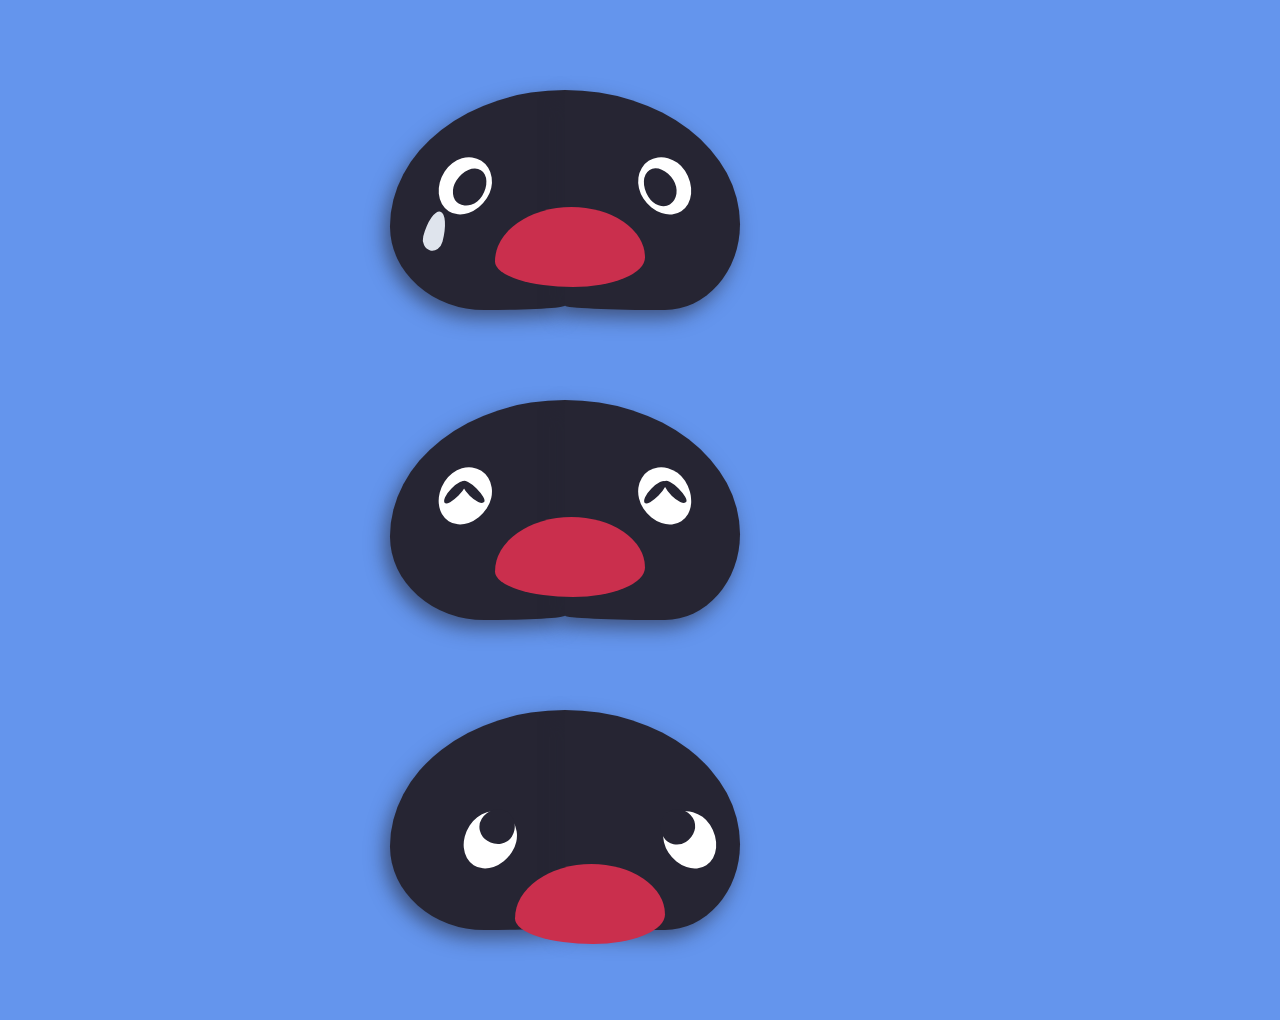
<file: 20220409_캐릭터 그리기/index.html>
<!DOCTYPE html>
<html lang="en">
<head>
    <meta charset="UTF-8">
    <meta http-equiv="X-UA-Compatible" content="IE=edge">
    <meta name="viewport" content="width=device-width, initial-scale=1.0">
    <link rel="stylesheet" href="style.css">
    <title>핑구 그리기</title>
</head>
<body>
    <!-- 우는 핑구 -->
    <div class="pingu">
        <div class="face left"></div>
        <div class="face right"></div>
        <div class="eye left"></div>
        <div class="tear"></div>
        <div class="eye_pupil left"></div>
        <div class="eye right"></div>
        <div class="eye_pupil right"></div>
        <div class="mouse"></div>
    </div>
    <!-- 웃는 핑구 -->
    <div class="pingu">
        <div class="face left"></div>
        <div class="face right"></div>
        <div class="eye left"></div>
        <div class="eye right"></div>
        <div class="eye_smile left_1"></div>
        <div class="eye_smile left_2"></div>
        <div class="eye_smile right_1"></div>
        <div class="eye_smile right_2"></div>
        <div class="mouse"></div>
    </div>
    <!-- 화난 핑구 -->
    <div class="pingu">
        <div class="face left"></div>
        <div class="face right"></div>
        <div class="eye left angry"></div>
        <div class="eye_pupil left angry"></div>
        <div class="eye right angry"></div>
        <div class="eye_pupil right angry"></div>
        <div class="mouse angry"></div>
    </div>
</body>
</html>
</file>
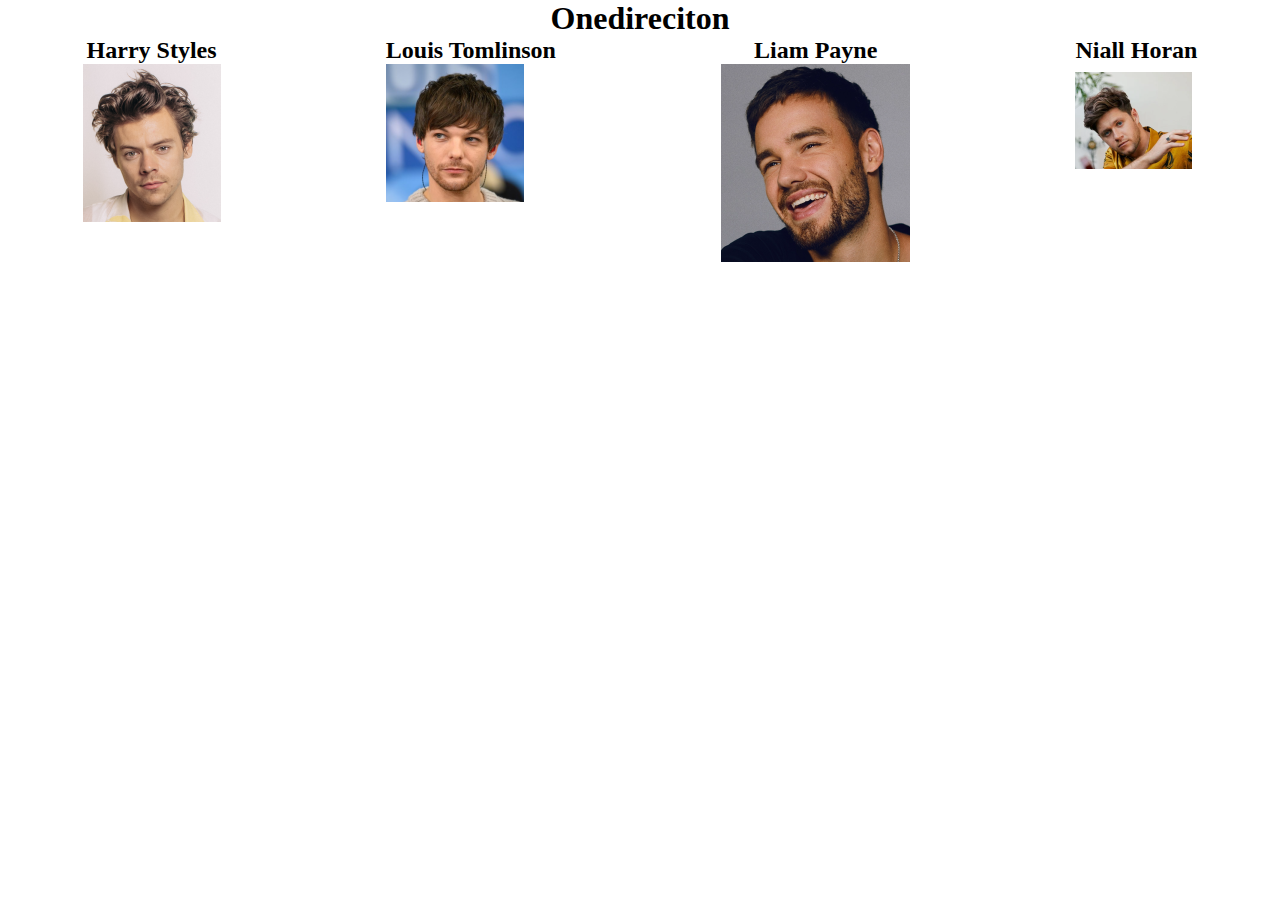
<file: 20220418~20220422/img_sprite/index.html>
<!DOCTYPE html>
<html lang="en">
<head>
    <meta charset="UTF-8">
    <meta http-equiv="X-UA-Compatible" content="IE=edge">
    <meta name="viewport" content="width=device-width, initial-scale=1.0">
    <link rel="stylesheet" href="style.css">
    <title>Onedireciton</title>
</head>
<body>
    <h1>Onedireciton</h1>
    <div class="member">
        <div class="harry">
            <h2>
                Harry Styles 
            </h2>
        </div>
        <div class="louis">
            <h2>
                Louis Tomlinson
            </h2>
        </div>
        <div class="liam">
            <h2>
                Liam Payne
            </h2>
        </div>
        <div class="niall">
            <h2>
                Niall Horan 
            </h2>
        </div>
    </div>
</body>
</html>
</file>
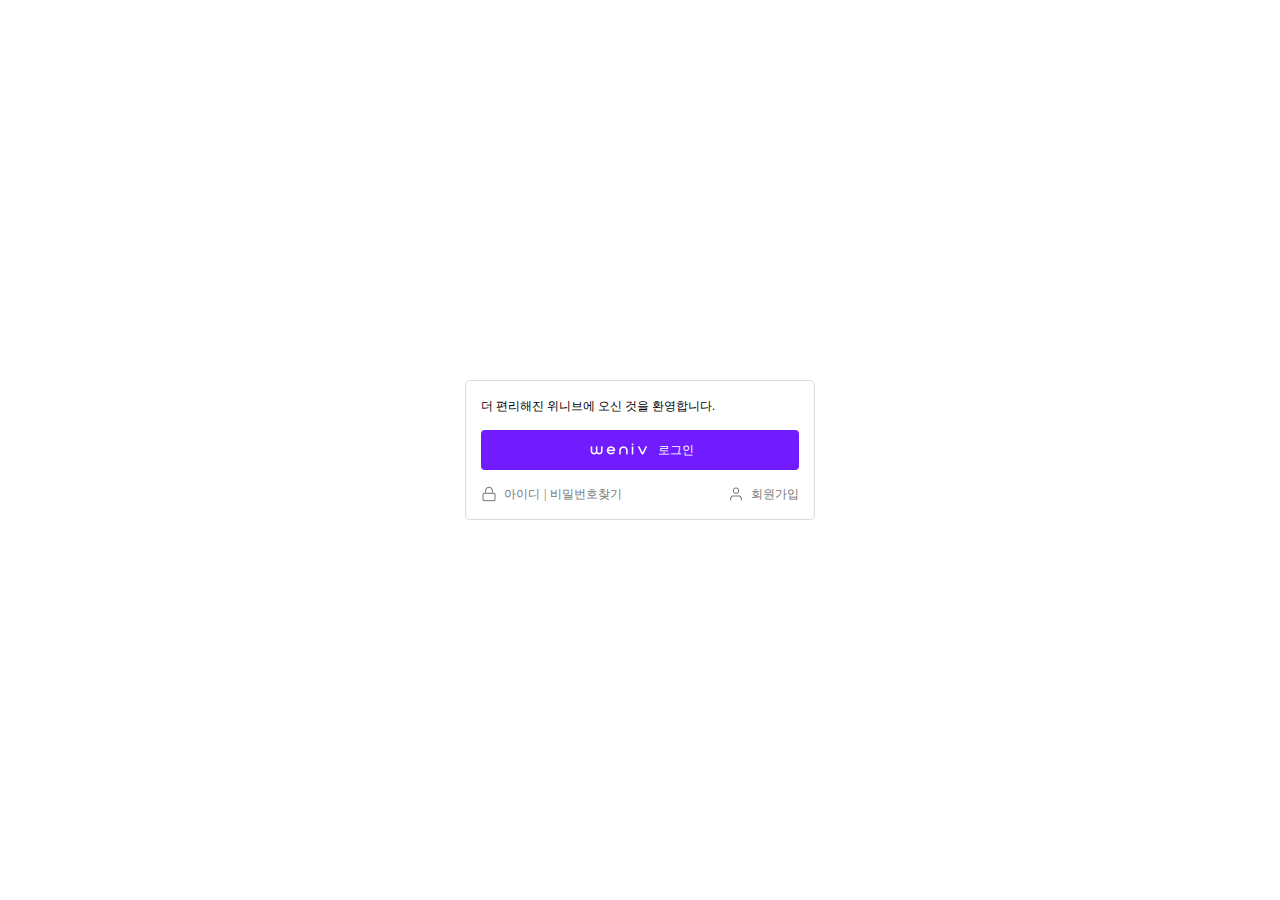
<file: 20220418~20220422/login-1/index.html>
<!DOCTYPE html>
<html lang="en">
<head>
    <meta charset="UTF-8">
    <meta http-equiv="X-UA-Compatible" content="IE=edge">
    <meta name="viewport" content="width=device-width, initial-scale=1.0">
    <link href='https://spoqa.github.io/spoqa-han-sans/css/SpoqaHanSansNeo.css' rel='stylesheet' type='text/css'>
    <link rel="stylesheet" href="style.css">
    <title>Weniv login -1</title>
</head>
<body>
    <article class="login_content">
        <h1 class="login_title">
            더 편리해진 위니브에 오신 것을 환영합니다.
        </h1>
        <a href="#" class="login_link">
            <img src="./img/wenive-logo.png" alt="">
            로그인
        </a>
        <div class="login_contact-left">
            <img src="./img/icon_lock.png" alt="">
            <a href="#">아이디</a>
            <a href="#">비밀번호찾기</a>
        </div>
        <div class="login_contact-right">
            <img src="./img/icon_user.png" alt="">
            <a href="#">회원가입</a>
        </div>
    </article>
</body>
</html>
</file>
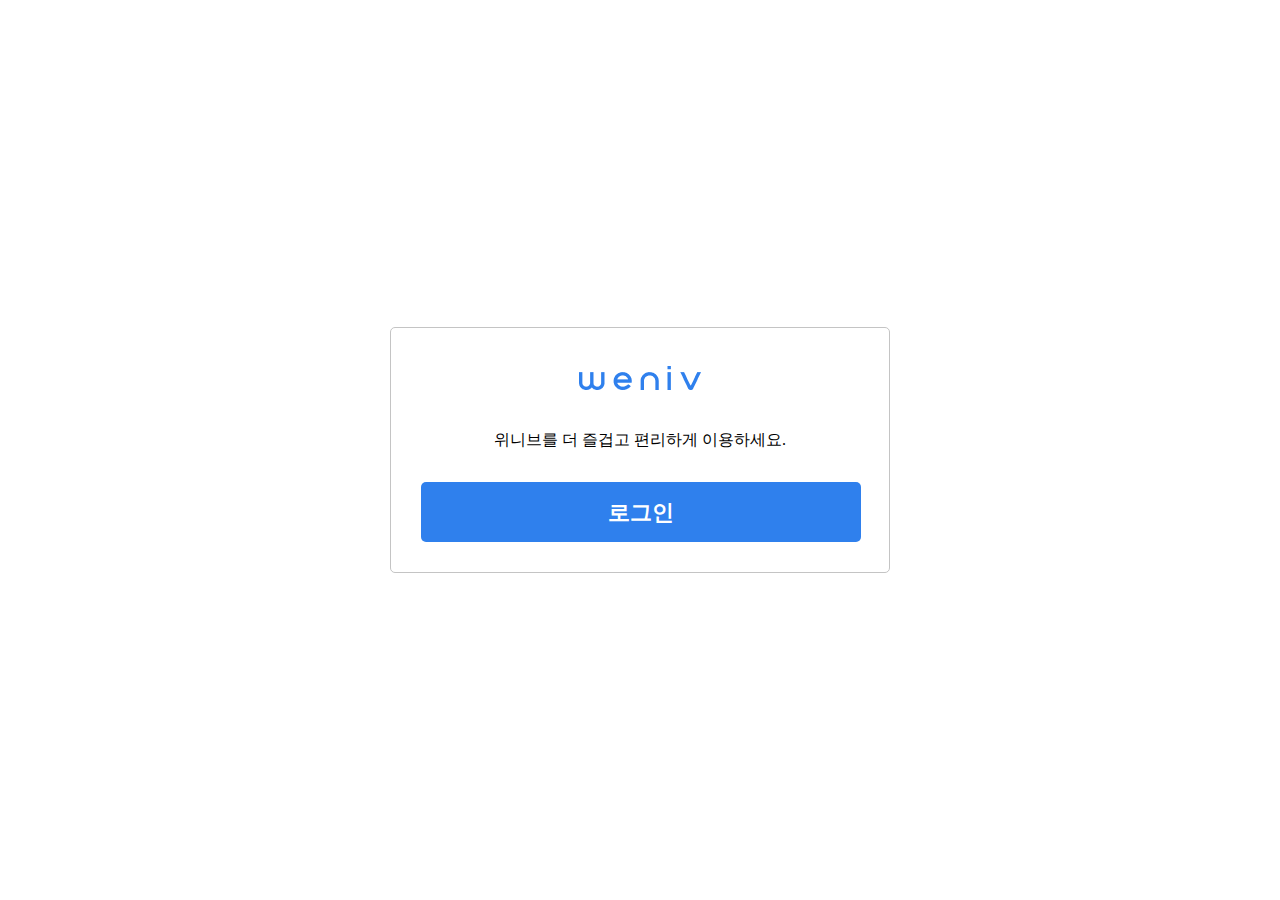
<file: 20220418~20220422/login-2/index.html>
<!DOCTYPE html>
<html lang="en">
<head>
    <meta charset="UTF-8">
    <meta http-equiv="X-UA-Compatible" content="IE=edge">
    <meta name="viewport" content="width=device-width, initial-scale=1.0">
    <link href='https://spoqa.github.io/spoqa-han-sans/css/SpoqaHanSansNeo.css' rel='stylesheet' type='text/css'>
    <link rel="stylesheet" href="style.css">
    <title>Weniv login -2</title>
</head>
<body>
    <article class="loginbox">
        <img class="loginbox__logo" src="./img/weniv-logo.png" alt="Weniv logo image">
        <p class="loginbox__description"> 
            위니브를 더 즐겁고 편리하게 이용하세요.
        </p>
        <button type="button" class="loginbox__button"> 
            로그인 
        </button>
    </article>
</body>
</html>
</file>
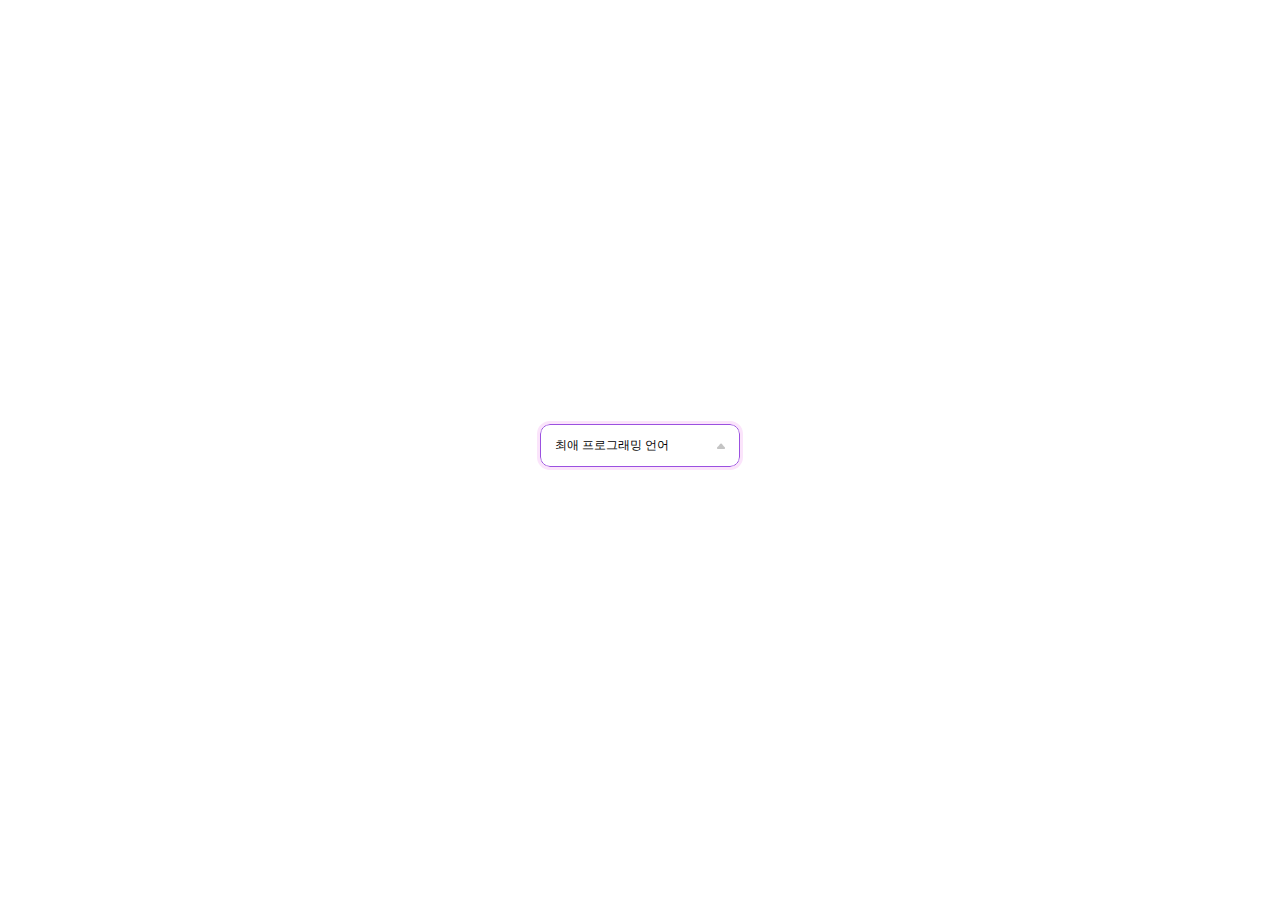
<file: 20220418~20220422/select_dropdown/index.html>
<!DOCTYPE html>
<html lang="en">
<head>
    <meta charset="UTF-8">
    <meta http-equiv="X-UA-Compatible" content="IE=edge">
    <meta name="viewport" content="width=device-width, initial-scale=1.0">
    <link rel="preconnect" href="https://fonts.googleapis.com">
    <link rel="preconnect" href="https://fonts.gstatic.com" crossorigin>
    <link href="https://fonts.googleapis.com/css2?family=Roboto&display=swap" rel="stylesheet">
    <link rel="stylesheet" href="style.css">
    <script src="main.js" defer></script>
    <title>Dropdown select box</title>
</head>
<body>
    <article class="selectbox">
        <h2 class="text-hide">
            최애 프로그래밍 언어를 선택해주세요
        </h2>
        <button type="button" class="selectbox__button clicked text-ellipsis">
            최애 프로그래밍 언어
        </button>
        <ul class="selectbox__list hide">
            <li class="text-ellipsis list">
                <button type="button" class="list_button">
                    Python
                </button>
            </li>
            <li class="text-ellipsis list">
                <button type="button" class="list_button">
                    Java
                </button>
            </li>
            <li class="text-ellipsis list">
                <button type="button" class="list_button">
                    JavaScript
                </button>
            </li>
            <li class="text-ellipsis list">
                <button type="button" class="list_button">
                    C#
                </button>
            </li>
            <li class="text-ellipsis list">
                <button type="button" class="list_button">
                    C/C++
                </button>
            </li>
        </ul>
    </article>
</body>
</html>
</file>
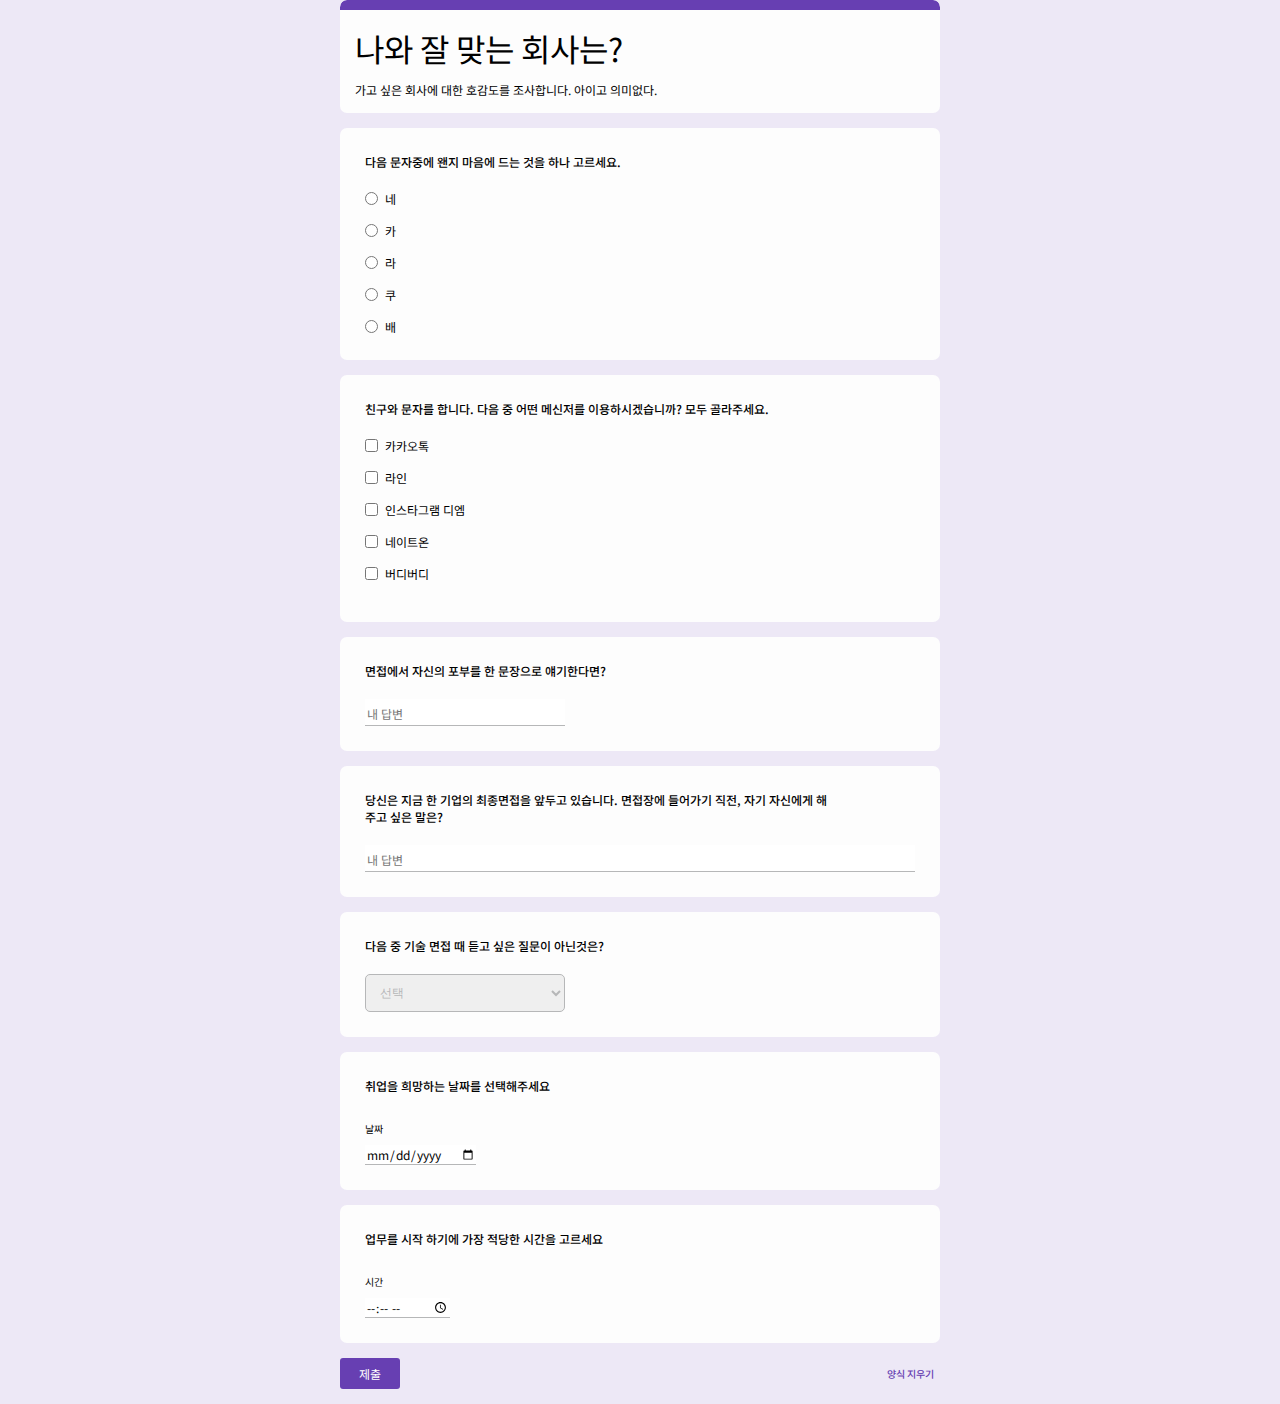
<file: 20220404~20220408/20220404_google_form-clone/google_form.html>
<!DOCTYPE html>
<html lang="en">
<head>
    <meta charset="UTF-8">
    <meta http-equiv="X-UA-Compatible" content="IE=edge">
    <meta name="viewport" content="width=device-width, initial-scale=1.0">
    <link rel="preconnect" href="https://fonts.googleapis.com">
    <link rel="preconnect" href="https://fonts.gstatic.com" crossorigin>
    <link href="https://fonts.googleapis.com/css2?family=Noto+Sans+KR:wght@400;500;700&display=swap" rel="stylesheet">
    <link rel="stylesheet" href="style.css">
    <title>Google form</title>
</head>
<body>
    <section class="google_form">
        <header class="google_form-header">
            <h1>
                나와 잘 맞는 회사는?
            </h1>
            <p>
                가고 싶은 회사에 대한 호감도를 조사합니다. 아이고 의미없다.
            </p>
        </header>
        <main>
            <article class="google_form-box company">
                <h2 class="google_form-box-header">
                    다음 문자중에 왠지 마음에 드는 것을 하나 고르세요.
                </h2>
                <form action="">
                    <div class="company_option">
                        <input type="radio" id="naver" name="company" value="naver">
                        <label for="naver">네</label>
                    </div>
                    <div class="company_option">
                        <input type="radio" id="kakao" name="company" value="kakao">
                        <label for="kakao">카</label>
                    </div>
                    <div class="company_option">
                        <input type="radio" id="line" name="company" value="line">
                        <label for="line">라</label>
                    </div>
                    <div class="company_option">
                        <input type="radio" id="coupang" name="company" value="coupang">
                        <label for="coupang">쿠</label>
                    </div>
                    <div class="company_option">
                        <input type="radio" id="baemin" name="company" value="baemin">
                        <label for="baemin">배</label>
                    </div>
                </form>
            </article>
            <article class="google_form-box massenger">
                <h2 class="google_form-box-header">
                    친구와 문자를 합니다. 다음 중 어떤 메신저를 이용하시겠습니까? 모두 골라주세요. 
                </h2>
                <form action="">
                    <div class="massenger_option">
                        <input type="checkbox" id="kakaotalk" name="massenger" value="kakaotalk">
                        <label for="kakaotalk">카카오톡</label>
                    </div>
                    <div class="massenger_option">
                        <input type="checkbox" id="line_massenger" name="massenger" value="line_massenger">
                        <label for="line_massenger">라인</label>
                    </div>
                    <div class="massenger_option">
                        <input type="checkbox" id="insta" name="massenger" value="insta">
                        <label for="insta">인스타그램 디엠</label>
                    </div>
                    <div class="massenger_option">
                        <input type="checkbox" id="nate" name="massenger" value="nate">
                        <label for="nate">네이트온</label>
                    </div>
                    <div class="massenger_option">
                        <input type="checkbox" id="budybudy" name="massenger" value="budybudy">
                        <label for="budybudy">버디버디</label>
                    </div>
                </form>
            </article>
            <article class="google_form-box plan">
                <h2 class="google_form-box-header">
                    면접에서 자신의 포부를 한 문장으로 얘기한다면?
                </h2>
                <form action="">
                    <input type="text" placeholder="내 답변">
                </form>
            </article>
            <article class="google_form-box self-quote">
                <h2 class="google_form-box-header">
                    당신은 지금 한 기업의 최종면접을 앞두고 있습니다. 면접장에 들어가기 직전, 자기 자신에게 해<br>주고 싶은 말은?
                </h2>
                <form action="">
                    <input type="text" placeholder="내 답변">
                </form>
            </article>
            <article class="google_form-box question">
                <h2 class="google_form-box-header">
                    다음 중 기술 면접 때 듣고 싶은 질문이 아닌것은?
                </h2>
                <form action="">
                    <select name="interview_q">
                        <option value="">
                            선택
                        </option>
                        <option value="html">
                            div태그는 언제쓰는게 적절할까요?
                        </option>
                        <option value="css">
                            이미지 스프라이트 기법을 자세히 설명해보세요.
                        </option>
                        <option value="js">
                            반복문에 대해 아는대로 말해보세요.
                        </option>
                    </select>
                </form>
            </article>
            <article class="google_form-box date">
                <h2 class="google_form-box-header">
                    취업을 희망하는 날짜를 선택해주세요
                </h2>
                <form action="">
                    <label for="date">날짜</label>
                    <br>
                    <input type="date" id="date">
                </form>
            </article>
            <article class="google_form-box time">
                <h2 class="google_form-box-header">
                    업무를 시작 하기에 가장 적당한 시간을 고르세요
                </h2>
                <form action="">
                    <label for="time">시간</label>
                    <br>
                    <input type="time">
                </form>
            </article>
        </main>
        <footer class="google_form-footer">
            <button type="submit" class="submit_btn">
                제출
            </button>
            <button type="reset" class="undo_link">
                양식 지우기
            </button>
        </footer>
    </section>
</body>
</html>
</file>
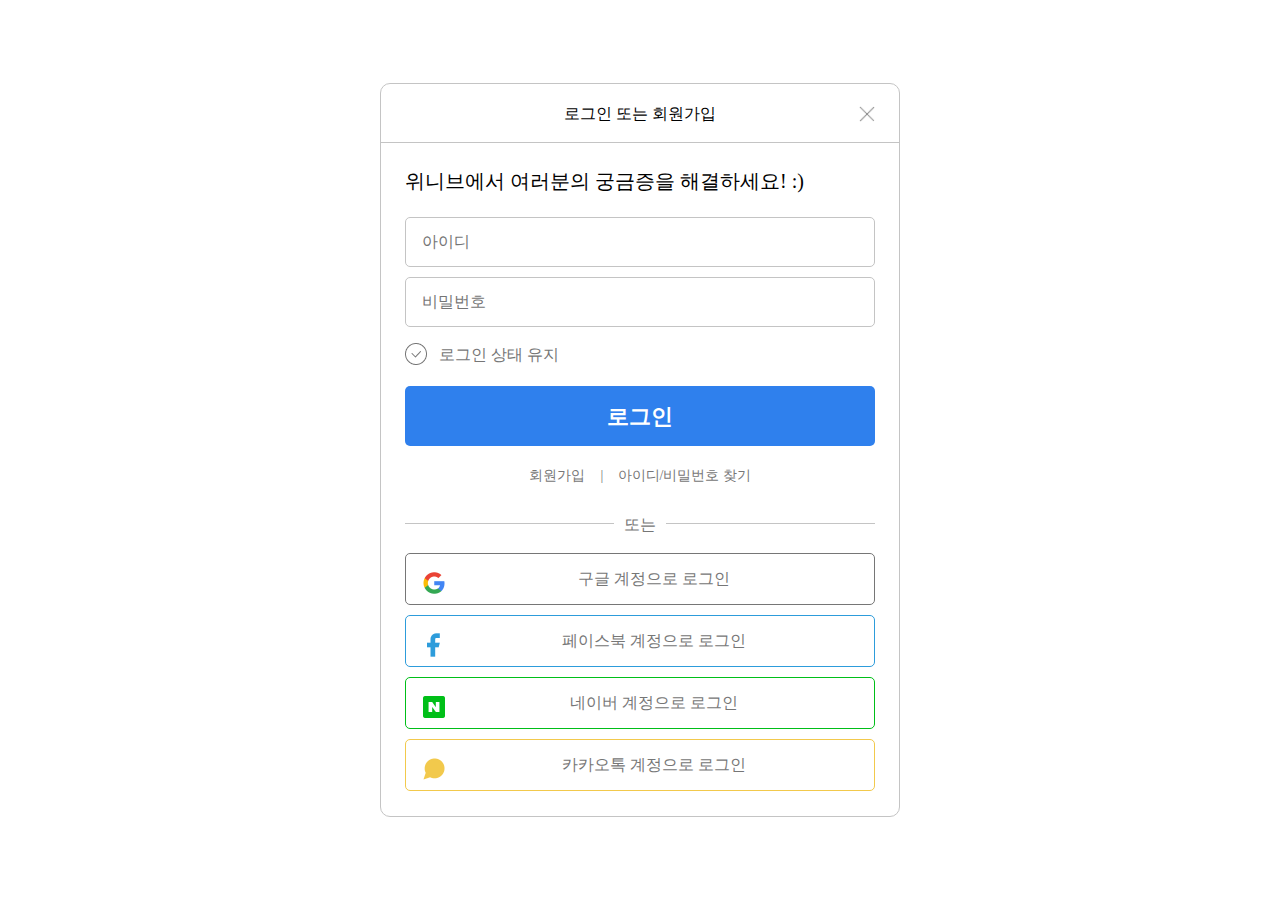
<file: 20220418~20220422/login-2/modal.html>
<!DOCTYPE html>
<html lang="en">
<head>
    <meta charset="UTF-8">
    <meta http-equiv="X-UA-Compatible" content="IE=edge">
    <meta name="viewport" content="width=device-width, initial-scale=1.0">
    <link href='https://spoqa.github.io/spoqa-han-sans/css/SpoqaHanSansNeo.css' rel='stylesheet' type='text/css'>
    <link rel="stylesheet" href="modal.css">
    <title>Weniv login -2 Modal</title>
</head>
<body>
    <article class="modal-login">
        <h2 class="text-hide">
            회원가입, 로그인 또는 소셜서비스로 로그인
        </h2>
        <section class="login__form">
            <h3 class="login__form-title">
                로그인 또는 회원가입
            </h3>
            <div class="login__form-main">
                <p class="login__form-description">
                    위니브에서 여러분의 궁금증을 해결하세요! :)
                </p>
                <form class="form__login">
                    <fieldset class="login__id form__input">
                        <label for="input-id" class="text-hide">
                            아이디
                        </label>
                        <input type="text" class="id__input" id="input-id" placeholder="아이디">
                    </fieldset>
                    <fieldset class="form__password form__input">
                        <label for="input-password" class="text-hide">
                            비밀번호
                        </label>
                        <input type="password" class="password-input" id="input-password" placeholder="비밀번호">
                    </fieldset>
                    <input type="checkbox" id="input-hold" class="hold__input text-hide">
                    <label for="input-hold" class="hold__label">
                        로그인 상태 유지
                    </label>
                    <button type="button" class="login__button">
                        로그인
                    </button>
                    <div class="userinfo__link">
                        <a href="#" class="signup__link">
                            회원가입
                        </a>
                        <a href="#" class="find__link">
                            아이디/비밀번호 찾기
                        </a>
                    </div>
                </form>
                <section class="login__social">
                    <h3 class="text-hide">
                        소셜서비스로 로그인 
                    </h3>
                    <ul>
                        <li>
                            <a href="https://www.google.com/" class="icon-google login__social-link" target="_blank">
                            구글 계정으로 로그인
                            </a>
                        </li>
                        <li>
                            <a href="https://www.facebook.com/" class="icon-facebook login__social-link" target="_blank">
                            페이스북 계정으로 로그인
                            </a>
                        </li>
                        <li>
                            <a href="https://www.naver.com/" class="icon-naver login__social-link" target="_blank">
                            네이버 계정으로 로그인
                            </a>
                        </li>
                        <li>
                            <a href="https://www.kakaocorp.com/page/" class="icon-kakao login__social-link" target="_blank">
                            카카오톡 계정으로 로그인
                            </a>
                        </li>
                    </ul>
                </section>
            </div>
            <button class="button-close">
                <img src="./img/close.png" alt="로그인 닫기">
            </button>
        </section>
    </article>
</body>
</html>
</file>
<file: 20220409_캐릭터 그리기/style.css>
/* Reset */
* {
  margin: 0;
  padding: 0;
  box-sizing: border-box;
}

body {
  background-color: cornflowerblue;
}

/* 공통 핑구 */

.pingu {
  width: 500px;
  height: 220px;
  margin: 90px auto 90px auto;
  position: relative;
  background-color: transparent;
}

.pingu .face {
  width: 175px;
  height: 220px;
  position: absolute;
  background-color: #262533;
  box-shadow: -5px 8px 19px 0px rgba(38, 37, 51, 0.59);
}

.pingu .face.left {
  border-radius: 100% 0% 46% 54% / 62% 98% 2% 38%;
}

.pingu .face.right {
  left: 35%;
  border-radius: 0% 100% 43% 57% / 98% 61% 39% 2%;
}

.pingu .eye {
  width: 50px;
  height: 60px;
  position: absolute;
  background-color: #fff;
  border-radius: 50%;
  border-radius: 50% 50% 50% 50% / 48% 47% 53% 52%;
}

.pingu .eye.left {
  top: 30%;
  left: 10%;
  transform: rotate(33deg);
}

.pingu .eye.right {
  top: 30%;
  right: 40%;
  transform: rotate(-33deg);
}

/* 우는 핑구 */

.pingu .eye_pupil {
  position: absolute;
  width: 30px;
  height: 40px;
  background-color: #262533;
  border-radius: 51% 49% 53% 47% / 55% 53% 47% 45%;
}

.pingu .eye_pupil.left {
  top: 35%;
  left: 13%;
  transform: rotate(32deg);
}

.pingu .eye_pupil.right {
  top: 35%;
  right: 43%;
  transform: rotate(-32deg);
}

.pingu .tear {
  width: 20px;
  height: 40px;
  position: absolute;
  top: 55%;
  left: 7%;
  border-radius: 51% 49% 48% 52% / 70% 71% 29% 30%;
  background-color: #dfe4ed;
  transform: rotate(15deg);
  animation-name: tear-drop;
  animation-duration: 2500ms;
  animation-iteration-count: infinite;
}

.pingu .mouse {
  width: 150px;
  height: 80px;
  position: absolute;
  top: 53%;
  left: 21%;
  background-color: #ca2f4d;
  border-radius: 51% 49% 48% 52% / 68% 63% 37% 32%;
}

/* 웃는 핑구 */

.pingu .eye_smile {
  width: 10px;
  height: 30px;
  position: absolute;
  border-radius: 52% 48% 43% 57% / 51% 50% 50% 49%;
  background-color: #262533;
}

.pingu .eye_smile.left_1 {
  top: 35%;
  left: 12%;
  transform: rotate(45deg);
}

.pingu .eye_smile.left_2 {
  top: 35%;
  left: 78px;
  transform: rotate(-45deg);
}

.pingu .eye_smile.right_1 {
  top: 35%;
  right: 46%;
  transform: rotate(45deg);
}

.pingu .eye_smile.right_2 {
  top: 35%;
  right: 42%;
  transform: rotate(-45deg);
}

/* 화난 핑구 */

.pingu .eye.angry {
  top: 100px;
}

.pingu .mouse.angry {
  top: 70%;
  left: 25%;
}

.pingu .eye.right.angry {
  right: 35%;
}

.pingu .eye_pupil.angry {
  width: 35px;
  height: 35px;
  top: 45%;
}

.pingu .eye_pupil.right.angry {
  right: 39%;
  animation-name: eye-rolling-right;
  animation-duration: 3000ms;
  animation-iteration-count: infinite;
  animation-timing-function: linear;
}

.pingu .eye.left.angry {
  left: 15%;
}

.pingu .eye_pupil.left.angry {
  left: 18%;
  animation-name: eye-rolling-left;
  animation-duration: 3000ms;
  animation-iteration-count: infinite;
  animation-timing-function: linear;
}

/* animation */

@keyframes tear-drop {
  0% {
    top: 55%;
    opacity: 1;
  }

  50% {
    opacity: 0.5;
  }

  80% {
    opacity: 0.2;
  }

  90% {
    opacity: 0.1;
  }

  100% {
    top: 70%;
    opacity: 0;
  }
}

@keyframes eye-rolling-right {
  0% {
    right: 39%;
  }

  50% {
    right: 40%;
  }

  100% {
    right: 35%;
  }
}

@keyframes eye-rolling-left {
  0% {
    left: 18%;
  }

  50% {
    left: 14%;
  }

  100% {
    left: 20%;
  }
}
</file>
<file: 20220418~20220422/img_sprite/style.css>
/* Reset CSS */

* {
    box-sizing: border-box;
    margin: 0;
  }
  
  a {
    color: inherit;
    text-decoration: none;
  }

  body {
      text-align: center;
  }
  
  button {
    border: none;
    background-color: transparent;
    cursor: pointer;
  }
  
  button,
  textarea,
  input {
    font-family: "DM Sans", sans-serif;
    font-size: 16px;
  }
  
  button:focus,
  button:active,
  input:focus,
  input:active,
  textarea:focus,
  textarea:active {
    box-shadow: none;
    outline: none;
  }
  
  ul,
  ol,
  li {
    list-style-type: none;
    padding-left: 0;
    margin-left: 0;
  }

  /* Onedirection */

  .member {
      display: flex;
      justify-content: space-around;
  }

   .harry::after {
      content: '';
      display: block;
      width: 138px;
      height: 158px;
      background: url(./img/css_sprites_onedirection.png) -219px -10px;
  }

  .louis::after {
    content: '';
    display: block;
    width: 138px;
    height: 138px;
    background: url(./img/css_sprites_onedirection.png) -377px -10px;
  }

  .liam::after {
    content: '';
    display: block;
    width: 189px;
    height: 198px;
    background: url(./img/css_sprites_onedirection.png) -10px -10px;
  }

  .niall::after {
    content: '';
    display: block;
    width: 117px;
    height: 105px;
    background: url(./img/css_sprites_onedirection.png) -10px -220px;
  }
</file>
<file: 20220418~20220422/login-1/style.css>
/* Reset CSS */

* {
    box-sizing: border-box;
    margin: 0;
    font-family: 'Spoqa Han Sans Neo', 'sans-serif';
  }

  body {
      display: flex;
      width: 100%;
      height: 100vh;
      justify-content: center;
      align-items: center;
  }
  
  a {
    color: inherit;
    text-decoration: none;
  }
  
  button {
    border: none;
    background-color: transparent;
    cursor: pointer;
  }
  
  button,
  textarea,
  input {
    font-family: "DM Sans", sans-serif;
    font-size: 16px;
  }
  
  button:focus,
  button:active,
  input:focus,
  input:active,
  textarea:focus,
  textarea:active {
    box-shadow: none;
    outline: none;
  }
  
  ul,
  ol,
  li {
    list-style-type: none;
    padding-left: 0;
    margin-left: 0;
  }

  /* Login Content */

  .login_content {
      width: 350px;
      padding: 18px 15px 17px;
      border: 1px solid #DBDBDB;
      border-radius: 5px;
  }

  .login_title {
      font-size: 12px;
      font-weight: 400;
      line-height: 15px;
      margin-bottom: 16px;
  }

  .login_link {
      display: block;
      padding: 10px 0 12px ;
      margin-bottom: 16px;
      border-radius: 4px;
      background-color: #711BFF;
      text-align: center;
      font-size: 12px;
      font-weight: 500;
      line-height: 15px;
      color: #ffffff;
  }

  .login_link img {
      width: 64px;
      height: 18px;
      margin-right: 4px;
      /* margin-bottom: 5px; */
      vertical-align: bottom;
  }

  .login_contact-left img,
  .login_contact-right img {
    width: 16px;
    height: 16px;
    margin-right: 4px;
    vertical-align: bottom;
  }

  .login_contact-left {
    float: left;
    font-size: 12px;
    font-weight: 400;
    line-height: 15.02px;
    color: #767676;
  }

  .login_contact-left a:nth-child(2) {
    margin-right: -0.25em;
  }

  .login_contact-left a:last-child:before {
    content: '|';
    margin-right: 4px;
    margin-left: 4px;
  }

  .login_contact-right {
    float: right;
    font-size: 12px;
    font-weight: 400;
    line-height: 15.02px;
    color: #767676;
  }
</file>
<file: 20220418~20220422/login-2/style.css>
/* Reset CSS */

* {
    box-sizing: border-box;
    margin: 0;
    font-family: 'Spoqa Han Sans Neo', 'sans-serif';
  }
  
  a {
    color: inherit;
    text-decoration: none;
  }

  body {
      display: flex;
      width: 100%;
      height: 100vh;
      justify-content: center;
      align-items: center;
  }
  
  button {
    border: none;
    background-color: transparent;
    cursor: pointer;
  }
  
  button,
  textarea,
  input {
    font-family: "DM Sans", sans-serif;
    font-size: 16px;
  }
  
  button:focus,
  button:active,
  input:focus,
  input:active,
  textarea:focus,
  textarea:active {
    box-shadow: none;
    outline: none;
  }
  
  ul,
  ol,
  li {
    list-style-type: none;
    padding-left: 0;
    margin-left: 0;
  }

  /* Login Box */

  .loginbox {
      width: 500px;
      padding: 30px;
      text-align: center;
      border: 1px solid #c4c4c4;
      border-radius: 5px;
  }

  .loginbox__logo {
      margin-bottom: 28px;
  }

  .loginbox__description {
    margin-bottom: 32px;
    font-size: 16px;
    font-weight: 400;
    line-height: 20.03px;
    color: #000000;
  }

  .loginbox__button {
      width: 440px;
      padding: 17px 0 15px;
      border-radius: 5px;
      background-color: #2F80ED;
      text-align: center;
      font-size: 22px;
      font-weight: 700;
      line-height: 27.54px;
      color: #ffffff;
  }

  .loginbox__button:hover {
      background-color: #0969eb;
  }
</file>
<file: 20220418~20220422/select_dropdown/style.css>
/* Reset CSS */

* {
    box-sizing: border-box;
    margin: 0;
    font-family: "Roboto", sans-serif;
  }
  
  a {
    color: inherit;
    text-decoration: none;
  }

  body {
      display: flex;
      width: 100%;
      height: 100vh;
      justify-content: center;
      align-items: center;
  }
  
  button {
    border: none;
    background-color: transparent;
    cursor: pointer;
  }
  
  button,
  textarea,
  input {
    font-family: "Roboto", sans-serif;
    font-size: 16px;
  }
  
  button:focus,
  button:active,
  input:focus,
  input:active,
  textarea:focus,
  textarea:active {
    box-shadow: none;
    outline: none;
  }
  
  ul,
  ol,
  li {
    list-style-type: none;
    padding-left: 0;
    margin-left: 0;
  }
  
  .text-hide {
      position: absolute;
      clip: rect(0 0 0 0);
      width: 1px;
      height: 1px;
      margin: -1px;
      overflow: hidden;
  }

  .text-ellipsis {
    /* 텍스트를 감싸고 있는 부모요소가 공백을 만났을 때 어떻게 처리할 것인지에 대한 속성 */
    white-space: nowrap;
    overflow: hidden;
    /* 말줄임 만들기  패딩 값 조정으로 말줄임 표시와 버튼 이미지가 겹치는 것을 막아줄 수 있다.*/
    text-overflow: ellipsis;
}

/* SelectBox */

.selectbox {
    width: 200px;
}

.selectbox__button {
    display: block;
    /* width값 100% 주는 거 확인하기 */
    width: 100%;
    margin-bottom: 9px;
    padding: 12px 0 12px 14px;
    border: 1px solid #c4c4c4;
    border-radius: 10px;
    background-image: url(./img/icon-Triangle-down.png);
    background-repeat: no-repeat;
    background-position: right 13px center;
    font-size: 12px;
    text-align: left;
}

.selectbox__button.clicked {
    outline: 3px solid #fbe4fb;
    border: 1px solid #9b51e0;
    background-image: url(./img/icon-Triangle-up.png);
}

.selectbox__list {
    /* max-height: 0; */
    border: 1px solid #c4c4c4;
    padding:  5px 8px;
    /* overflow: hidden; */
    border-radius: 10px;
    font-size: 14px;
    font-weight: 400;
    line-height: 16.41px;
    box-shadow: 4px 4px 14px rgba(0, 0, 0, 0.15);
    /* transition: max-height 500ms ease-in, box-shadow 500ms ease-in;; */
}

/* .selectbox__list.show {
  max-height: 250px;
  padding: 5px 8px;
  border: 1px solid #c4c4c4;
} */


.selectbox__list li {
    padding: 5px 0;
}

.selectbox__list li button {
    display: block;
    width: 100%;
    border: none;
    padding: 7px 0 7px 10px;
    border-radius: 10px;
    text-align: left;
    cursor: pointer;
}

.selectbox__list.hide {
  display: none;
}

.selectbox__list li button:focus,
.selectbox__list li button:hover {
    background-color: #fbe4fb;
}
</file>
<file: 20220404~20220408/20220404_google_form-clone/style.css>
/* Reset CSS */

* {
  box-sizing: border-box;
  margin: 0;
}

body {
  background-color: #ede8f6;
  font-family: "Noto Sans KR", sans-serif;
}

a {
  color: inherit;
  text-decoration: none;
}

button {
  border: none;
  background-color: transparent;
  cursor: pointer;
}

input {
  border: none;
  border-bottom: 1px solid #b6b7b8;
  font-size: 12px;
}

input::placeholder {
  font-size: 12px;
}

select {
  border: none;
}

button,
textarea,
input {
  font-family: "Noto Sans KR", sans-serif;
  font-size: 16px;
}

button:focus,
button:active,
input:focus,
input:active,
textarea:focus,
textarea:active {
  box-shadow: none;
  outline: none;
}

ul,
ol,
li {
  list-style-type: none;
  padding-left: 0;
  margin-left: 0;
}

/* Google form */

.google_form {
  width: 600px;
  margin: 0 auto;
  border-radius: 7px;
  overflow: hidden;
  background-color: #ede8f6;
}

.google_form-header {
  padding: 15px;
  margin-bottom: 15px;
  border-top: 10px solid #673fb2;
  border-radius: 7px;
  background-color: #fdfdfd;
}

.google_form-header h1 {
  font-size: 32px;
  font-weight: 400;
  margin-bottom: 10px;
}

.google_form-header p {
  font-size: 12px;
}

.google_form-box {
  margin-bottom: 15px;
  padding: 25px;
  border-radius: 7px;
  background-color: #fdfdfd;
}

.google_form-box-header {
  margin-bottom: 20px;
  font-size: 12px;
  font-weight: 500;
}

.google_form-box .company_option {
  display: flex;
  align-items: center;
  margin-bottom: 15px;
}

.google_form-box .company_option input {
  margin-right: 7px;
}

.google_form-box .company_option label {
  font-size: 12px;
}

.google_form-box .company_option:last-child {
  margin: 0;
}

.google_form-box .massenger_option {
  display: flex;
  align-items: center;
  margin-bottom: 15px;
}

.google_form-box .massenger_option input {
  margin-right: 7px;
}

.google_form-box .massenger_option label {
  font-size: 12px;
}

.google_form-box.plan input {
  width: 200px;
}

.google_form-box.self-quote input {
  width: 550px;
}

.google_form-box.question select {
  width: 200px;
  padding: 10px;
  border: 1px solid #b6b7b8;
  border-radius: 5px;
  font-size: 12px;
  color: #b6b7b8;
}

.google_form-box.date label {
  display: inline-block;
  font-size: 10px;
  margin-bottom: 5px;
}

.google_form-box.date input {
  font-size: 12px;
}

.google_form-box.time label {
  display: inline-block;
  font-size: 10px;
  margin-bottom: 5px;
}

.google_form-box.time input {
  font-size: 12px;
}

.google_form-footer {
  display: flex;
  margin-bottom: 15px;
  justify-content: space-between;
  align-items: top;
}

.google_form-footer .submit_btn {
  width: 60px;
  padding: 7px 5px;
  border-radius: 3px;
  background-color: #673fb2;
  font-size: 12px;
  color: #fff;
}

.google_form-footer .undo_link {
  font-size: 10px;
  font-weight: 500;
  color: #673fb2;
}
</file>
<file: 20220418~20220422/login-2/modal.css>
/* Reset CSS */

* {
    box-sizing: border-box;
    margin: 0;
    font-family: 'Spoqa Han Sans Neo', 'sans-serif';
  }

  body {
      display: flex;
      width: 100%;
      height: 100vh;
      justify-content: center;
      align-items: center;
  }
  
  a {
    color: inherit;
    text-decoration: none;
  }
  
  button {
    border: none;
    background-color: transparent;
    cursor: pointer;
  }
  
  button,
  textarea,
  input {
    font-family: 'Spoqa Han Sans Neo', 'sans-serif';
    font-size: 16px;
  }
  
  button:focus,
  button:active,
  input:focus,
  input:active,
  textarea:focus,
  textarea:active {
    box-shadow: none;
    outline: none;
  }

  fieldset {
      padding: 0;
      border: 0;
      font: inherit;
      vertical-align: baseline;
      box-sizing: border-box;
	  -webkit-box-sizing: border-box;
  }
  
  ul,
  ol,
  li {
    list-style-type: none;
    padding-left: 0;
    margin-left: 0;
  }
  
  .text-hide {
      position: absolute;
      clip: rect(0 0 0 0);
      width: 1px;
      height: 1px;
      margin: -1px;
      overflow: hidden;
  }

  /* login modal */

  .modal-login {
      width: 520px;
      border: 1px solid #c4c4c4;
      border-radius: 10px;
  }

  .login__form {
    position: relative;
  }

  .login__form-title {
      padding: 20px 0 18px;
      border-bottom: 1px solid #c4c4c4;
      font-size: 16px;
      font-weight: 500;
      line-height: 20.03px;
      text-align: center;
  }

  .login__form-main {
      padding: 26px 24px 25px;
  }

  .login__form-description {
      margin-bottom: 24px;
      font-size: 20px;
      font-weight: 500;
      line-height: 24px;
  }

  .id__input,
  .password-input {
    display: block;
    width: 100%;
    padding: 15px 16px 15px;
    border: 1px solid #C4C4C4;
    border-radius: 5px;
    font-weight: 500;
  }

  .form__input:first-child {
    margin-bottom: 10px;
  }

  .form__input:nth-child(2) {
    margin-bottom: 16px;
  }

  .hold__label {
    display: inline-block;
    height: 22px;
    margin-bottom:  21px;
    text-align: left;
    font-weight: 500;
    font-size: 16px;
    line-height: 20.03px;
    color: #767676;
    cursor: pointer;
  }

  .hold__label:before {
    display: inline-block;
    content: '';
    width: 22px;
    height: 22px;
    margin-right: 8px;
    vertical-align: -5px;
    background-image: url(./img/icon_check_empty.png);
  }

  .login__button {
    width: 100%;
    padding: 17px 0 15px;
    margin-bottom: 20px;
    line-height: 28px;
    font-size: 22px;
    font-weight: bold;
    border: none;
    border-radius: 5px;
    background: #2F80ED;
    color: #fff;
    cursor: pointer;
  }

  .userinfo__link {
    text-align: center;
    margin-bottom: 30px;
  }

  .form__login a[class$="link"] {
    display: inline-block;
    font-size: 14px;
    line-height: 18px;
    color: #767676;
  }

  .signup__link::after {
    content: '|';
    display: inline-block;
    width: 1px;
    height: 14px;
    margin: 0 12px;
  }

.login__divider {
  display: blcok;
  align-items: center;
  margin-bottom: 20px;
  font-size: 14px;
  font-weight: 400;
  line-height: 17.53px;
  text-align: center;
  color: #767676;
}

.login__form .login__social {
  position: relative;
  padding-top: 38px;
    font-size: 16px;
    line-height: 20.03px;
    color: #767676;
}

.login__social::before {
  content: "또는";
  display: block;
  width: 52px;
  height: 18px;
  position: absolute;
  top: 0;
  left: 50%;
  -webkit-transform: translateX(-50%);
  -ms-transform: translateX(-50%);
  transform: translateX(-50%);
  background-color: #fff;
  text-align: center;
  z-index: 10;
}

.login__social::after {
  content: "";
  display: block;
  width: 100%;
  position: absolute;
  top: 9px;
  height: 1px;
  margin-top: -1px;
  background-color: #C4C4C4;
}

.login__social li + li {
  margin-top: 10px;
}

.login__social-link {
  display: block;
    padding: 15px 14px;
    border: 1px solid #767676;
    border-radius: 5px;
    font-weight: 500;
    font-size: 16px;
    line-height: 20px;
    text-align: center;
    color: #767676;
}

[class^="icon"]::before {
  float: left;
  content: '';
  display: block;
  width: 28px;
  height: 28px;
  background-image: url('./img/css_retina.png');
  /* for retina */
  background-size: 96px 96px;
}

.login__social-link.icon-facebook {
  border: 1px solid #2d9cdb;
}

.login__social-link.icon-naver {
  border: 1px solid #00BF18;
}

.login__social-link.icon-kakao {
  border: 1px solid #F2C94C;
}

.login__social .icon-google::before {
  background-position: -58px -58px;
}

.login__social .icon-facebook::before {
  background-position: -10px -58px;
}

.login__social .icon-naver::before {
  background-position: -58px -10px;
}

.login__social .icon-kakao::before {
  background-position: -10px -10px;
}

.login__form .button-close {
  position: absolute;
  padding: 22px 24px;
    top: 0;
    right: 0;
    z-index: 30;
    background-color: transparent;
}

.login__form .button-close img{
  width: 16px;
  height: 16px;
}
</file>
